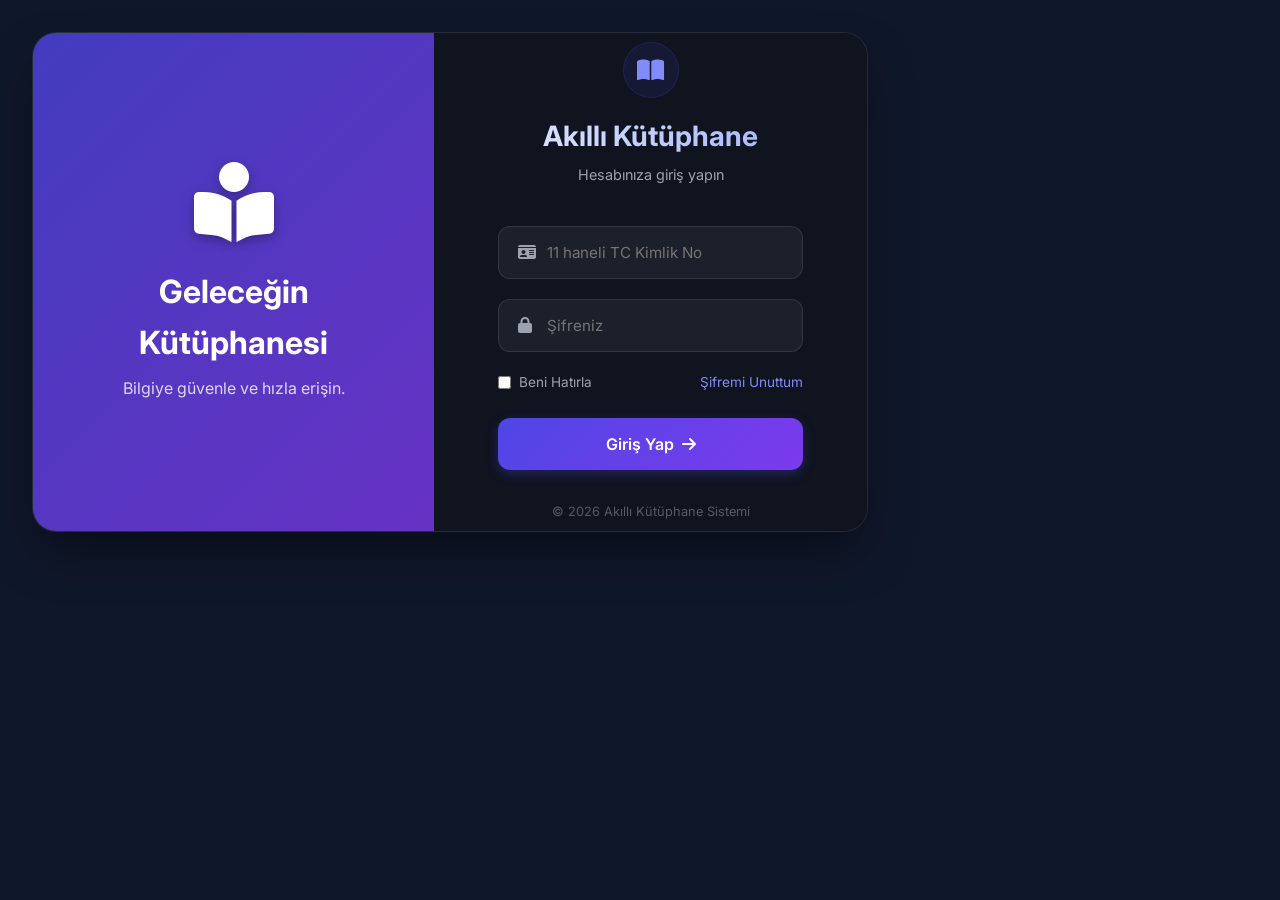
<file: frontend/login.html>
<!DOCTYPE html>
<html lang="tr">
<head>
    <meta charset="UTF-8">
    <meta name="viewport" content="width=device-width, initial-scale=1.0">
    <title>Giriş Yap - Akıllı Kütüphane</title>
    <link href="https://fonts.googleapis.com/css2?family=Inter:wght@400;500;600;700&display=swap" rel="stylesheet">
    <link rel="stylesheet" href="https://cdnjs.cloudflare.com/ajax/libs/font-awesome/6.5.1/css/all.min.css">
    <link rel="stylesheet" href="css/main.css">
    <link rel="stylesheet" href="css/login.css">
</head>
<body>
    <div class="login-wrapper">
        <div class="login-card">
            <div class="login-left">
                <div class="login-illustration">
                    <i class="fas fa-book-reader"></i>
                </div>
                <h2>Geleceğin Kütüphanesi</h2>
                <p>Bilgiye güvenle ve hızla erişin.</p>
            </div>
            <div class="login-right">
                <div class="login-header">
                    <div class="logo-circle">
                        <i class="fas fa-book-open"></i>
                    </div>
                    <h1>Akıllı Kütüphane</h1>
                    <p>Hesabınıza giriş yapın</p>
                </div>
                <form id="loginForm">
                    <div class="form-group">
                        <label for="tcNoInput" class="sr-only">TC Kimlik No</label>
                        <div class="input-icon-wrapper">
                            <i class="fas fa-id-card input-icon" aria-hidden="true"></i>
                            <input type="text" id="tcNoInput" placeholder="11 haneli TC Kimlik No" maxlength="11" aria-required="true" required>
                        </div>
                    </div>
                    <div class="form-group">
                        <label for="passwordInput" class="sr-only">Şifre</label>
                        <div class="input-icon-wrapper">
                            <i class="fas fa-lock input-icon" aria-hidden="true"></i>
                            <input type="password" id="passwordInput" placeholder="Şifreniz" aria-required="true" required>
                        </div>
                    </div>
                    <div class="form-options">
                        <label class="remember-me">
                            <input type="checkbox">
                            <span>Beni Hatırla</span>
                        </label>
                        <a href="#" class="forgot-pwd">Şifremi Unuttum</a>
                    </div>
                    <div id="loginError" class="login-error"></div>
                    <button type="submit" class="btn login-btn">
                        <span>Giriş Yap</span>
                        <i class="fas fa-arrow-right"></i>
                    </button>
                </form>
                <div class="login-footer">
                    &copy; 2026 Akıllı Kütüphane Sistemi
                </div>
            </div>
        </div>
    </div>

    <script type="module">
        import { Auth } from './js/auth.js';

        let failedAttempts = 0;
        let lockTime = 0;

        document.getElementById('loginForm').addEventListener('submit', async (e) => {
            e.preventDefault();
            const tcNo = document.getElementById('tcNoInput').value;
            const password = document.getElementById('passwordInput').value;
            const errorDiv = document.getElementById('loginError');
            const btn = document.querySelector('.login-btn');
            
            if (Date.now() < lockTime) {
                const waitSecs = Math.ceil((lockTime - Date.now()) / 1000);
                errorDiv.style.display = 'block';
                errorDiv.textContent = `Çok fazla hatalı giriş yaptınız. Lütfen ${waitSecs} saniye bekleyin.`;
                return;
            }

            btn.textContent = 'Giriş Yapılıyor...';
            btn.disabled = true;

            const res = await Auth.login(tcNo, password);
            if(res.success) {
                failedAttempts = 0;
                window.location.href = 'index.html';
            } else {
                failedAttempts++;
                if (failedAttempts >= 3) {
                    lockTime = Date.now() + 30000; // 30 saniye kilit
                    failedAttempts = 0; // kilitten sonra tekrar 3 hak
                }
                errorDiv.style.display = 'block';
                errorDiv.textContent = res.message;
                btn.innerHTML = '<span>Giriş Yap</span><i class="fas fa-arrow-right"></i>';
                btn.disabled = false;
            }
        });
    </script>
</body>
</html>
</file>
<file: frontend/css/main.css>
:root {
    
    --bg-primary: #0f172a;
    --bg-secondary: #1e293b;
    --bg-tertiary: #334155;
    --bg-card: #1e293b;
    --bg-card-hover: #334155;
    --bg-glass: #1e293b;
    --bg-glass-hover: #334155;
    --bg-sidebar: #0f172a;
    --bg-input: #334155;
    --bg-input-focus: #475569;

    
    --text-primary: #f8fafc;
    --text-secondary: #cbd5e1;
    --text-tertiary: #94a3b8;
    --text-muted: #64748b;

    
    --accent-primary: #2563eb;
    --accent-primary-light: #3b82f6;
    --accent-primary-dark: #1d4ed8;
    --accent-primary-glow: rgba(37, 99, 235, 0.15);

    --accent-success: #059669;
    --accent-success-light: #10b981;
    --accent-success-glow: rgba(5, 150, 105, 0.15);

    --accent-warning: #d97706;
    --accent-warning-light: #f59e0b;
    --accent-warning-glow: rgba(217, 119, 6, 0.15);

    --accent-danger: #dc2626;
    --accent-danger-light: #ef4444;
    --accent-danger-glow: rgba(220, 38, 38, 0.15);

    --accent-purple: #7c3aed;
    --accent-purple-light: #8b5cf6;
    --accent-purple-glow: rgba(124, 58, 237, 0.15);

    --accent-cyan: #0891b2;
    --accent-cyan-light: #06b6d4;
    --accent-cyan-glow: rgba(8, 145, 178, 0.15);

    
    --border-primary: rgba(255, 255, 255, 0.1);
    --border-secondary: rgba(255, 255, 255, 0.15);
    --border-active: rgba(37, 99, 235, 0.5);

    
    --shadow-sm: none;
    --shadow-md: none;
    --shadow-lg: none;
    --shadow-xl: none;
    --shadow-glow: none;

    
    --sidebar-width: 280px;
    --sidebar-collapsed: 72px;
    --topbar-height: 60px;
    --border-radius-sm: 4px;
    --border-radius-md: 6px;
    --border-radius-lg: 8px;
    --border-radius-xl: 12px;

    
    --transition-fast: 150ms cubic-bezier(0.4, 0, 0.2, 1);
    --transition-base: 250ms cubic-bezier(0.4, 0, 0.2, 1);
    --transition-slow: 400ms cubic-bezier(0.4, 0, 0.2, 1);
    --transition-spring: 500ms cubic-bezier(0.34, 1.56, 0.64, 1);

    
    --font-sans: 'Inter', -apple-system, BlinkMacSystemFont, 'Segoe UI', Roboto, sans-serif;
    --font-mono: 'JetBrains Mono', 'Fira Code', monospace;
}


[data-theme="light"] {
    --bg-primary: #f8fafc;
    --bg-secondary: #ffffff;
    --bg-tertiary: #f1f5f9;
    --bg-card: #ffffff;
    --bg-card-hover: #f8fafc;
    --bg-glass: #f1f5f9;
    --bg-glass-hover: #e2e8f0;
    --bg-sidebar: #ffffff;
    --bg-input: #f1f5f9;
    --bg-input-focus: #e2e8f0;

    --text-primary: #0f172a;
    --text-secondary: #475569;
    --text-tertiary: #94a3b8;
    --text-muted: #cbd5e1;

    --border-primary: rgba(0, 0, 0, 0.06);
    --border-secondary: rgba(0, 0, 0, 0.1);

    --shadow-sm: 0 1px 2px rgba(0, 0, 0, 0.05);
    --shadow-md: 0 4px 12px rgba(0, 0, 0, 0.08);
    --shadow-lg: 0 8px 32px rgba(0, 0, 0, 0.1);
    --shadow-xl: 0 16px 48px rgba(0, 0, 0, 0.12);
}



*, *::before, *::after {
    margin: 0;
    padding: 0;
    box-sizing: border-box;
    animation: none !important;
}

html {
    font-size: 16px;
    scroll-behavior: smooth;
    -webkit-font-smoothing: antialiased;
    -moz-osx-font-smoothing: grayscale;
}

body {
    font-family: var(--font-sans);
    background: var(--bg-primary);
    color: var(--text-primary);
    line-height: 1.6;
    overflow-x: hidden;
    min-height: 100vh;
}



.ambient-bg {
    display: none;
}

.ambient-orb {
    position: absolute;
    border-radius: 50%;
    filter: blur(120px);
    opacity: 0.15;
    animation: orbFloat 20s ease-in-out infinite;
}

.ambient-orb-1 {
    width: 600px;
    height: 600px;
    background: var(--accent-primary);
    top: -200px;
    right: -100px;
    animation-delay: 0s;
}

.ambient-orb-2 {
    width: 500px;
    height: 500px;
    background: var(--accent-purple);
    bottom: -150px;
    left: -100px;
    animation-delay: -7s;
}

.ambient-orb-3 {
    width: 400px;
    height: 400px;
    background: var(--accent-cyan);
    top: 50%;
    left: 50%;
    transform: translate(-50%, -50%);
    animation-delay: -14s;
}

@keyframes orbFloat {
    0%, 100% { transform: translate(0, 0) scale(1); }
    25% { transform: translate(30px, -50px) scale(1.05); }
    50% { transform: translate(-20px, 30px) scale(0.95); }
    75% { transform: translate(40px, 20px) scale(1.02); }
}



::-webkit-scrollbar {
    width: 6px;
    height: 6px;
}

::-webkit-scrollbar-track {
    background: transparent;
}

::-webkit-scrollbar-thumb {
    background: var(--text-muted);
    border-radius: 3px;
}

::-webkit-scrollbar-thumb:hover {
    background: var(--text-tertiary);
}



.sidebar {
    position: fixed;
    top: 0;
    left: 0;
    width: var(--sidebar-width);
    height: 100vh;
    background: var(--bg-sidebar);
    -webkit-backdrop-filter: blur(20px);
    backdrop-filter: blur(20px);
    border-right: 1px solid var(--border-primary);
    z-index: 100;
    display: flex;
    flex-direction: column;
    transition: width var(--transition-base), transform var(--transition-base);
}

.sidebar.collapsed {
    width: var(--sidebar-collapsed);
}

.sidebar.collapsed .logo-text,
.sidebar.collapsed .nav-item span,
.sidebar.collapsed .nav-section-title,
.sidebar.collapsed .nav-badge,
.sidebar.collapsed .user-info,
.sidebar.collapsed .user-menu-btn {
    opacity: 0;
    visibility: hidden;
    width: 0;
}

.sidebar.collapsed .sidebar-header {
    padding: 20px 0;
    justify-content: center;
}

.sidebar.collapsed .logo {
    display: none;
}

.sidebar-header {
    padding: 20px;
    display: flex;
    align-items: center;
    justify-content: space-between;
    border-bottom: 1px solid var(--border-primary);
    min-height: 72px;
}

.logo {
    display: flex;
    align-items: center;
    gap: 12px;
}

.logo-icon {
    width: 40px;
    height: 40px;
    border-radius: var(--border-radius-sm);
    background: linear-gradient(135deg, var(--accent-primary), var(--accent-purple));
    display: flex;
    align-items: center;
    justify-content: center;
    color: white;
    font-size: 18px;
    flex-shrink: 0;
    box-shadow: 0 4px 15px var(--accent-primary-glow);
}

.logo-text {
    display: flex;
    flex-direction: column;
    transition: opacity var(--transition-base), visibility var(--transition-base);
    white-space: nowrap;
}

.logo-title {
    font-size: 18px;
    font-weight: 800;
    background: linear-gradient(135deg, var(--accent-primary-light), var(--accent-purple-light));
    -webkit-background-clip: text;
    -webkit-text-fill-color: transparent;
    background-clip: text;
    letter-spacing: -0.5px;
}

.logo-subtitle {
    font-size: 11px;
    color: var(--text-tertiary);
    font-weight: 500;
    letter-spacing: 0.5px;
}

.sidebar-toggle {
    background: var(--bg-glass);
    border: 1px solid var(--border-primary);
    color: var(--text-secondary);
    width: 32px;
    height: 32px;
    border-radius: var(--border-radius-sm);
    cursor: pointer;
    display: flex;
    align-items: center;
    justify-content: center;
    transition: all var(--transition-fast);
    flex-shrink: 0;
}

.sidebar-toggle:hover {
    background: var(--bg-glass-hover);
    color: var(--text-primary);
}


.sidebar-nav {
    flex: 1;
    overflow-y: auto;
    padding: 16px 12px;
}

.nav-section {
    margin-bottom: 24px;
}

.nav-section-title {
    font-size: 10px;
    font-weight: 700;
    color: var(--text-muted);
    letter-spacing: 1.5px;
    text-transform: uppercase;
    padding: 0 12px;
    margin-bottom: 8px;
    display: block;
    transition: opacity var(--transition-base);
}

.nav-item {
    display: flex;
    align-items: center;
    gap: 12px;
    padding: 10px 12px;
    border-radius: var(--border-radius-sm);
    color: var(--text-secondary);
    text-decoration: none;
    font-size: 14px;
    font-weight: 500;
    transition: all var(--transition-fast);
    position: relative;
    margin-bottom: 2px;
}

.nav-item i {
    width: 20px;
    text-align: center;
    font-size: 16px;
    flex-shrink: 0;
}

.nav-item span {
    transition: opacity var(--transition-base);
    white-space: nowrap;
}

.nav-item:hover {
    background: var(--bg-glass-hover);
    color: var(--text-primary);
}

.nav-item.active {
    background: rgba(37, 99, 235, 0.1);
    color: var(--text-primary);
    font-weight: 600;
}

.nav-item.active::before {
    content: '';
    position: absolute;
    left: 0;
    top: 0;
    width: 4px;
    height: 100%;
    background: var(--accent-primary);
    border-radius: 0 4px 4px 0;
}

.nav-badge {
    margin-left: auto;
    font-size: 11px;
    font-weight: 600;
    padding: 2px 8px;
    border-radius: 12px;
    background: var(--accent-primary);
    color: white;
    transition: opacity var(--transition-base);
}

.nav-badge.warning {
    background: var(--accent-warning);
    color: #000;
}

.nav-badge.ai {
    background: linear-gradient(135deg, var(--accent-cyan), var(--accent-primary));
    animation: aiPulse 2s ease-in-out infinite;
}

@keyframes aiPulse {
    0%, 100% { box-shadow: 0 0 0 0 var(--accent-cyan-glow); }
    50% { box-shadow: 0 0 12px 2px var(--accent-cyan-glow); }
}


.sidebar-footer {
    padding: 16px;
    border-top: 1px solid var(--border-primary);
}

.user-profile {
    display: flex;
    align-items: center;
    gap: 12px;
    padding: 8px;
    border-radius: var(--border-radius-sm);
    transition: background var(--transition-fast);
}

.user-profile:hover {
    background: var(--bg-glass-hover);
}

.user-avatar {
    width: 36px;
    height: 36px;
    border-radius: var(--border-radius-sm);
    background: linear-gradient(135deg, var(--accent-primary), var(--accent-purple));
    display: flex;
    align-items: center;
    justify-content: center;
    color: white;
    font-size: 13px;
    font-weight: 700;
    position: relative;
    flex-shrink: 0;
}

.status-dot {
    position: absolute;
    bottom: -2px;
    right: -2px;
    width: 10px;
    height: 10px;
    border-radius: 50%;
    border: 2px solid var(--bg-sidebar);
}

.status-dot.online {
    background: var(--accent-success);
}

.user-info {
    display: flex;
    flex-direction: column;
    overflow: hidden;
    transition: opacity var(--transition-base);
}

.user-name {
    font-size: 13px;
    font-weight: 600;
    color: var(--text-primary);
    white-space: nowrap;
}

.user-role {
    font-size: 11px;
    color: var(--text-tertiary);
    white-space: nowrap;
}

.user-menu-btn {
    margin-left: auto;
    background: none;
    border: none;
    color: var(--text-tertiary);
    cursor: pointer;
    padding: 4px;
    transition: color var(--transition-fast);
}

.user-menu-btn:hover {
    color: var(--text-primary);
}



.main-content {
    margin-left: var(--sidebar-width);
    min-height: 100vh;
    position: relative;
    z-index: 1;
    transition: margin-left var(--transition-base);
}

.sidebar.collapsed ~ .main-content {
    margin-left: var(--sidebar-collapsed);
}



.topbar {
    position: sticky;
    top: 0;
    height: var(--topbar-height);
    background: rgba(10, 14, 26, 0.8);
    -webkit-backdrop-filter: blur(20px);
    backdrop-filter: blur(20px);
    border-bottom: 1px solid var(--border-primary);
    display: flex;
    align-items: center;
    justify-content: space-between;
    padding: 0 24px;
    z-index: 50;
    gap: 20px;
}

[data-theme="light"] .topbar {
    background: rgba(248, 250, 252, 0.8);
}

.topbar-left {
    display: flex;
    align-items: center;
    gap: 16px;
}

.mobile-menu-btn {
    display: none;
    background: none;
    border: none;
    color: var(--text-secondary);
    font-size: 20px;
    cursor: pointer;
}

.breadcrumb {
    display: flex;
    align-items: center;
    gap: 8px;
    font-size: 14px;
    color: var(--text-tertiary);
}

.breadcrumb-icon {
    color: var(--text-muted);
}

.breadcrumb-separator {
    color: var(--text-muted);
}

.breadcrumb-current {
    color: var(--text-primary);
    font-weight: 600;
}

.topbar-center {
    flex: 1;
    max-width: 560px;
}

.search-container {
    position: relative;
    width: 100%;
}

.search-icon {
    position: absolute;
    left: 16px;
    top: 50%;
    transform: translateY(-50%);
    color: var(--text-muted);
    font-size: 14px;
}

.search-input {
    width: 100%;
    padding: 10px 16px 10px 42px;
    background: var(--bg-input);
    border: 1px solid var(--border-primary);
    border-radius: var(--border-radius-lg);
    color: var(--text-primary);
    font-family: var(--font-sans);
    font-size: 14px;
    outline: none;
    transition: all var(--transition-fast);
}

.search-input::placeholder {
    color: var(--text-muted);
}

.search-input:focus {
    background: var(--bg-input-focus);
    border-color: var(--accent-primary);
    box-shadow: 0 0 0 3px var(--accent-primary-glow);
}

.search-shortcut {
    position: absolute;
    right: 12px;
    top: 50%;
    transform: translateY(-50%);
    display: flex;
    gap: 4px;
}

.search-shortcut kbd {
    font-family: var(--font-sans);
    font-size: 11px;
    padding: 2px 6px;
    border-radius: 4px;
    background: var(--bg-glass);
    border: 1px solid var(--border-secondary);
    color: var(--text-tertiary);
    font-weight: 500;
}

.search-results {
    position: absolute;
    top: calc(100% + 8px);
    left: 0;
    right: 0;
    background: var(--bg-secondary);
    border: 1px solid var(--border-secondary);
    border-radius: var(--border-radius-md);
    box-shadow: var(--shadow-xl);
    display: none;
    max-height: 400px;
    overflow: hidden;
    z-index: 200;
}

.search-results.active {
    display: block;
    animation: slideDown var(--transition-base) ease;
}

@keyframes slideDown {
    from { opacity: 0; transform: translateY(-10px); }
    to { opacity: 1; transform: translateY(0); }
}

.search-results-header {
    display: flex;
    justify-content: space-between;
    padding: 12px 16px;
    border-bottom: 1px solid var(--border-primary);
    font-size: 12px;
    color: var(--text-tertiary);
    font-weight: 600;
}

.search-results-body {
    padding: 8px;
    overflow-y: auto;
    max-height: 350px;
}

.search-result-item {
    display: flex;
    align-items: center;
    gap: 12px;
    padding: 10px 12px;
    border-radius: var(--border-radius-sm);
    cursor: pointer;
    transition: background var(--transition-fast);
}

.search-result-item:hover {
    background: var(--bg-glass-hover);
}

.search-result-icon {
    width: 36px;
    height: 36px;
    border-radius: var(--border-radius-sm);
    display: flex;
    align-items: center;
    justify-content: center;
    font-size: 14px;
    flex-shrink: 0;
}

.search-result-icon.book { background: rgba(99, 102, 241, 0.15); color: var(--accent-primary-light); }
.search-result-icon.digital { background: rgba(168, 85, 247, 0.15); color: var(--accent-purple-light); }
.search-result-icon.member { background: rgba(16, 185, 129, 0.15); color: var(--accent-success-light); }

.search-result-info {
    flex: 1;
    min-width: 0;
}

.search-result-title {
    font-size: 13px;
    font-weight: 600;
    color: var(--text-primary);
    white-space: nowrap;
    overflow: hidden;
    text-overflow: ellipsis;
}

.search-result-meta {
    font-size: 12px;
    color: var(--text-tertiary);
}

.topbar-right {
    display: flex;
    align-items: center;
    gap: 8px;
}

.topbar-btn {
    width: 40px;
    height: 40px;
    border-radius: var(--border-radius-sm);
    background: var(--bg-glass);
    border: 1px solid var(--border-primary);
    color: var(--text-secondary);
    cursor: pointer;
    display: flex;
    align-items: center;
    justify-content: center;
    font-size: 16px;
    transition: all var(--transition-fast);
    position: relative;
}

.topbar-btn:hover {
    background: var(--bg-glass-hover);
    color: var(--text-primary);
    border-color: var(--border-secondary);
}

.notification-dot {
    position: absolute;
    top: 8px;
    right: 8px;
    width: 8px;
    height: 8px;
    border-radius: 50%;
    background: var(--accent-danger);
    animation: pulse 2s ease infinite;
}

@keyframes pulse {
    0%, 100% { transform: scale(1); opacity: 1; }
    50% { transform: scale(1.2); opacity: 0.7; }
}



.page {
    display: none;
    padding: 28px;
    animation: fadeIn var(--transition-base) ease;
}

.page.active {
    display: block;
}

@keyframes fadeIn {
    from { opacity: 0; transform: translateY(10px); }
    to { opacity: 1; transform: translateY(0); }
}



.welcome-banner {
    background: var(--bg-card);
    border: 1px solid var(--border-primary);
    border-radius: var(--border-radius-lg);
    padding: 32px 36px;
    display: flex;
    align-items: center;
    justify-content: space-between;
    margin-bottom: 28px;
    position: relative;
    overflow: hidden;
}

.welcome-banner::before {
    display: none;
}

.welcome-content {
    z-index: 1;
}

.welcome-text h1 {
    font-size: 26px;
    font-weight: 800;
    margin-bottom: 8px;
    letter-spacing: -0.5px;
}

.welcome-text p {
    font-size: 15px;
    color: var(--text-secondary);
    line-height: 1.5;
}

.welcome-text p strong {
    color: var(--accent-primary-light);
}

.welcome-actions {
    display: flex;
    gap: 12px;
    margin-top: 20px;
}

.welcome-illustration {
    display: none;
}

.floating-books {
    position: relative;
    width: 100%;
    height: 100%;
}

.floating-book {
    position: absolute;
    width: 48px;
    height: 48px;
    border-radius: var(--border-radius-md);
    display: flex;
    align-items: center;
    justify-content: center;
    font-size: 20px;
    animation: float 4s ease-in-out infinite;
    -webkit-backdrop-filter: blur(10px);
    backdrop-filter: blur(10px);
}

.fb-1 {
    top: 10px; left: 20px;
    background: rgba(99, 102, 241, 0.2);
    color: var(--accent-primary-light);
    animation-delay: 0s;
}

.fb-2 {
    top: 5px; right: 30px;
    background: rgba(168, 85, 247, 0.2);
    color: var(--accent-purple-light);
    animation-delay: -1s;
}

.fb-3 {
    bottom: 10px; left: 50px;
    background: rgba(6, 182, 212, 0.2);
    color: var(--accent-cyan-light);
    animation-delay: -2s;
}

.fb-4 {
    bottom: 15px; right: 10px;
    background: rgba(245, 158, 11, 0.2);
    color: var(--accent-warning-light);
    animation-delay: -3s;
}

@keyframes float {
    0%, 100% { transform: translateY(0); }
    50% { transform: translateY(-12px); }
}



.btn {
    display: inline-flex;
    align-items: center;
    gap: 8px;
    padding: 10px 20px;
    border-radius: var(--border-radius-sm);
    font-family: var(--font-sans);
    font-size: 14px;
    font-weight: 600;
    cursor: pointer;
    transition: all var(--transition-fast);
    border: none;
    outline: none;
    white-space: nowrap;
}

.btn-primary {
    background: linear-gradient(135deg, var(--accent-primary), var(--accent-primary-dark));
    color: white;
    box-shadow: 0 4px 15px var(--accent-primary-glow);
}

.btn-primary:hover {
    transform: translateY(-1px);
    box-shadow: 0 6px 20px var(--accent-primary-glow);
}

.btn-primary:active {
    transform: translateY(0);
}

.btn-glass {
    background: var(--bg-glass);
    color: var(--text-primary);
    border: 1px solid var(--border-secondary);
    -webkit-backdrop-filter: blur(10px);
    backdrop-filter: blur(10px);
}

.btn-glass:hover {
    background: var(--bg-glass-hover);
    border-color: var(--accent-primary);
}

.btn-ghost {
    background: transparent;
    color: var(--text-secondary);
    border: 1px solid var(--border-primary);
}

.btn-ghost:hover {
    background: var(--bg-glass);
    color: var(--text-primary);
}



.stats-grid {
    display: grid;
    grid-template-columns: repeat(4, 1fr);
    gap: 20px;
    margin-bottom: 28px;
}

.stat-card {
    background: var(--bg-card);
    border: 1px solid var(--border-primary);
    border-radius: var(--border-radius-lg);
    padding: 24px;
    position: relative;
    overflow: hidden;
    transition: all var(--transition-base);
    -webkit-backdrop-filter: blur(10px);
    backdrop-filter: blur(10px);
}

.stat-card:hover {
    transform: translateY(-3px);
    box-shadow: var(--shadow-lg);
    border-color: var(--border-secondary);
}

.stat-card-bg {
    display: none;
}

.stat-card:hover .stat-card-bg {
    display: none;
}

.stat-card-books .stat-card-bg { display: none; }
.stat-card-digital .stat-card-bg { display: none; }
.stat-card-members .stat-card-bg { display: none; }
.stat-card-borrows .stat-card-bg { display: none; }

.stat-icon {
    width: 44px;
    height: 44px;
    border-radius: var(--border-radius-sm);
    display: flex;
    align-items: center;
    justify-content: center;
    font-size: 18px;
    margin-bottom: 16px;
}

.stat-card-books .stat-icon { background: rgba(99, 102, 241, 0.15); color: var(--accent-primary-light); }
.stat-card-digital .stat-icon { background: rgba(168, 85, 247, 0.15); color: var(--accent-purple-light); }
.stat-card-members .stat-icon { background: rgba(16, 185, 129, 0.15); color: var(--accent-success-light); }
.stat-card-borrows .stat-icon { background: rgba(245, 158, 11, 0.15); color: var(--accent-warning-light); }

.stat-label {
    font-size: 13px;
    color: var(--text-tertiary);
    font-weight: 500;
    display: block;
    margin-bottom: 4px;
}

.stat-value {
    font-size: 32px;
    font-weight: 800;
    letter-spacing: -1px;
    display: block;
    margin-bottom: 8px;
    background: linear-gradient(135deg, var(--text-primary), var(--text-secondary));
    -webkit-background-clip: text;
    -webkit-text-fill-color: transparent;
    background-clip: text;
}

.stat-change {
    font-size: 12px;
    font-weight: 600;
    display: flex;
    align-items: center;
    gap: 4px;
}

.stat-change.positive {
    color: var(--accent-success);
}

.stat-change.warning {
    color: var(--accent-warning);
}

.stat-chart {
    position: absolute;
    bottom: 0;
    right: 0;
    width: 100px;
    height: 40px;
    opacity: 0.3;
}

.stat-card:hover .stat-chart {
    opacity: 0.5;
}

.sparkline {
    width: 100%;
    height: 100%;
}

.stat-card-books .sparkline { color: var(--accent-primary); }
.stat-card-digital .sparkline { color: var(--accent-purple); }
.stat-card-members .sparkline { color: var(--accent-success); }
.stat-card-borrows .sparkline { color: var(--accent-warning); }



.dashboard-grid {
    display: grid;
    grid-template-columns: 2fr 1fr;
    gap: 20px;
}



.card {
    background: var(--bg-card);
    border: 1px solid var(--border-primary);
    border-radius: var(--border-radius-lg);
    overflow: hidden;
    -webkit-backdrop-filter: blur(10px);
    backdrop-filter: blur(10px);
    transition: border-color var(--transition-base);
}

.card:hover {
    border-color: var(--border-secondary);
}

.card-header {
    display: flex;
    align-items: center;
    justify-content: space-between;
    padding: 20px 24px;
    border-bottom: 1px solid var(--border-primary);
}

.card-title h2 {
    font-size: 16px;
    font-weight: 700;
    letter-spacing: -0.3px;
}

.card-subtitle {
    font-size: 12px;
    color: var(--text-tertiary);
    font-weight: 500;
    display: block;
    margin-top: 2px;
}

.card-body {
    padding: 20px 24px;
}

.view-all-link {
    font-size: 13px;
    color: var(--accent-primary-light);
    text-decoration: none;
    font-weight: 600;
    display: flex;
    align-items: center;
    gap: 6px;
    transition: color var(--transition-fast);
}

.view-all-link:hover {
    color: var(--accent-primary);
}

.view-all-link i {
    font-size: 11px;
    transition: transform var(--transition-fast);
}

.view-all-link:hover i {
    transform: translateX(3px);
}



.chart-container {
    height: 220px;
    position: relative;
}

.chart-container canvas {
    width: 100% !important;
    height: 100% !important;
}

.chart-period-selector {
    display: flex;
    gap: 4px;
    background: var(--bg-glass);
    border-radius: var(--border-radius-sm);
    padding: 3px;
}

.period-btn {
    padding: 5px 14px;
    border-radius: 6px;
    border: none;
    background: transparent;
    color: var(--text-tertiary);
    font-family: var(--font-sans);
    font-size: 12px;
    font-weight: 600;
    cursor: pointer;
    transition: all var(--transition-fast);
}

.period-btn.active {
    background: var(--accent-primary);
    color: white;
    box-shadow: 0 2px 8px var(--accent-primary-glow);
}

.period-btn:hover:not(.active) {
    color: var(--text-primary);
}

.chart-legend {
    display: flex;
    gap: 20px;
    margin-top: 16px;
    padding-top: 16px;
    border-top: 1px solid var(--border-primary);
}

.legend-item {
    display: flex;
    align-items: center;
    gap: 8px;
    font-size: 12px;
    color: var(--text-secondary);
    font-weight: 500;
}

.legend-dot {
    width: 8px;
    height: 8px;
    border-radius: 50%;
}



.donut-container {
    position: relative;
    width: 180px;
    height: 180px;
    margin: 0 auto 20px;
}

.donut-svg {
    width: 100%;
    height: 100%;
    transform: rotate(-90deg);
}

.donut-center {
    position: absolute;
    top: 50%;
    left: 50%;
    transform: translate(-50%, -50%);
    text-align: center;
}

.donut-total {
    font-size: 22px;
    font-weight: 800;
    color: var(--text-primary);
    display: block;
    letter-spacing: -0.5px;
}

.donut-label {
    font-size: 11px;
    color: var(--text-tertiary);
    font-weight: 500;
}

.category-list {
    display: flex;
    flex-direction: column;
    gap: 8px;
}

.category-item {
    display: flex;
    align-items: center;
    gap: 12px;
    padding: 8px 12px;
    border-radius: var(--border-radius-sm);
    transition: background var(--transition-fast);
}

.category-item:hover {
    background: var(--bg-glass-hover);
}

.category-dot {
    width: 10px;
    height: 10px;
    border-radius: 3px;
    flex-shrink: 0;
}

.category-name {
    flex: 1;
    font-size: 13px;
    font-weight: 500;
    color: var(--text-primary);
}

.category-count {
    font-size: 13px;
    font-weight: 700;
    color: var(--text-primary);
}

.category-percent {
    font-size: 12px;
    color: var(--text-tertiary);
    min-width: 40px;
    text-align: right;
}



.book-list {
    display: flex;
    flex-direction: column;
    gap: 12px;
}

.book-list-item {
    display: flex;
    align-items: center;
    gap: 14px;
    padding: 12px;
    border-radius: var(--border-radius-sm);
    transition: background var(--transition-fast);
    cursor: pointer;
}

.book-list-item:hover {
    background: var(--bg-glass-hover);
}

.book-cover-small {
    width: 42px;
    height: 58px;
    border-radius: 6px;
    flex-shrink: 0;
    display: flex;
    align-items: center;
    justify-content: center;
    font-size: 16px;
    color: white;
    font-weight: 700;
}

.book-list-info {
    flex: 1;
    min-width: 0;
}

.book-list-title {
    font-size: 14px;
    font-weight: 600;
    color: var(--text-primary);
    white-space: nowrap;
    overflow: hidden;
    text-overflow: ellipsis;
    display: block;
}

.book-list-author {
    font-size: 12px;
    color: var(--text-tertiary);
    display: block;
    margin-top: 2px;
}

.book-list-meta {
    display: flex;
    align-items: center;
    gap: 8px;
    margin-top: 4px;
}

.book-tag {
    font-size: 10px;
    font-weight: 600;
    padding: 2px 8px;
    border-radius: 4px;
    background: rgba(99, 102, 241, 0.15);
    color: var(--accent-primary-light);
}

.book-date {
    font-size: 11px;
    color: var(--text-muted);
}

.book-status {
    padding: 4px 10px;
    border-radius: 6px;
    font-size: 11px;
    font-weight: 600;
    flex-shrink: 0;
}

.book-status.available {
    background: rgba(16, 185, 129, 0.15);
    color: var(--accent-success);
}

.book-status.borrowed {
    background: rgba(245, 158, 11, 0.15);
    color: var(--accent-warning);
}

.book-status.reserved {
    background: rgba(168, 85, 247, 0.15);
    color: var(--accent-purple);
}



.storage-overview {
    margin-bottom: 24px;
}

.storage-bar-container {
    width: 100%;
}

.storage-bar {
    width: 100%;
    height: 12px;
    border-radius: 6px;
    background: var(--bg-glass);
    display: flex;
    overflow: hidden;
    margin-bottom: 8px;
}

.storage-segment {
    height: 100%;
    transition: width var(--transition-slow);
    position: relative;
}

.storage-segment:first-child {
    border-radius: 6px 0 0 6px;
}

.storage-segment:last-child {
    border-radius: 0 6px 6px 0;
}

.storage-info {
    display: flex;
    justify-content: space-between;
    font-size: 12px;
    color: var(--text-tertiary);
    font-weight: 500;
}

.asset-type-grid {
    display: flex;
    flex-direction: column;
    gap: 10px;
}

.asset-type-item {
    display: flex;
    align-items: center;
    gap: 14px;
    padding: 12px;
    border-radius: var(--border-radius-sm);
    transition: background var(--transition-fast);
    cursor: pointer;
}

.asset-type-item:hover {
    background: var(--bg-glass-hover);
}

.asset-type-icon {
    width: 40px;
    height: 40px;
    border-radius: var(--border-radius-sm);
    display: flex;
    align-items: center;
    justify-content: center;
    font-size: 16px;
    flex-shrink: 0;
}

.asset-type-icon.epub { background: rgba(99, 102, 241, 0.15); color: var(--accent-primary-light); }
.asset-type-icon.audio { background: rgba(168, 85, 247, 0.15); color: var(--accent-purple-light); }
.asset-type-icon.document { background: rgba(16, 185, 129, 0.15); color: var(--accent-success-light); }
.asset-type-icon.image { background: rgba(245, 158, 11, 0.15); color: var(--accent-warning-light); }

.asset-type-info {
    flex: 1;
}

.asset-type-name {
    font-size: 14px;
    font-weight: 600;
    color: var(--text-primary);
    display: block;
}

.asset-type-count {
    font-size: 12px;
    color: var(--text-tertiary);
}

.asset-type-size {
    font-size: 13px;
    font-weight: 600;
    color: var(--text-secondary);
    font-family: var(--font-mono);
}



.timeline {
    position: relative;
    padding-left: 24px;
}

.timeline::before {
    content: '';
    position: absolute;
    left: 7px;
    top: 0;
    bottom: 0;
    width: 2px;
    background: var(--border-primary);
}

.timeline-item {
    position: relative;
    padding-bottom: 20px;
    padding-left: 20px;
}

.timeline-item:last-child {
    padding-bottom: 0;
}

.timeline-dot {
    position: absolute;
    left: -20px;
    top: 4px;
    width: 16px;
    height: 16px;
    border-radius: 50%;
    border: 3px solid var(--bg-secondary);
    z-index: 1;
}

.timeline-dot.borrow { background: var(--accent-primary); }
.timeline-dot.return { background: var(--accent-success); }
.timeline-dot.new { background: var(--accent-cyan); }
.timeline-dot.upload { background: var(--accent-purple); }
.timeline-dot.overdue { background: var(--accent-danger); }

.timeline-content {
    background: var(--bg-glass);
    border: 1px solid var(--border-primary);
    border-radius: var(--border-radius-sm);
    padding: 12px 16px;
    transition: background var(--transition-fast);
}

.timeline-content:hover {
    background: var(--bg-glass-hover);
}

.timeline-header {
    display: flex;
    justify-content: space-between;
    align-items: center;
    margin-bottom: 4px;
}

.timeline-action {
    font-size: 11px;
    font-weight: 700;
    text-transform: uppercase;
    letter-spacing: 0.5px;
    color: var(--accent-primary-light);
}

.timeline-time {
    font-size: 12px;
    color: var(--text-muted);
    font-family: var(--font-mono);
}

.timeline-content p {
    font-size: 13px;
    color: var(--text-primary);
    margin-bottom: 4px;
}

.timeline-user {
    font-size: 12px;
    color: var(--text-tertiary);
    display: flex;
    align-items: center;
    gap: 6px;
}



.popular-list {
    display: flex;
    flex-direction: column;
    gap: 12px;
}

.popular-item {
    display: flex;
    align-items: center;
    gap: 14px;
    padding: 10px 12px;
    border-radius: var(--border-radius-sm);
    transition: background var(--transition-fast);
    cursor: pointer;
}

.popular-item:hover {
    background: var(--bg-glass-hover);
}

.popular-rank {
    width: 28px;
    height: 28px;
    border-radius: 50%;
    display: flex;
    align-items: center;
    justify-content: center;
    font-size: 12px;
    font-weight: 800;
    flex-shrink: 0;
}

.popular-rank.gold { background: linear-gradient(135deg, #fbbf24, #f59e0b); color: #000; }
.popular-rank.silver { background: linear-gradient(135deg, #94a3b8, #64748b); color: #fff; }
.popular-rank.bronze { background: linear-gradient(135deg, #d97706, #92400e); color: #fff; }
.popular-rank.default { background: var(--bg-glass); color: var(--text-tertiary); border: 1px solid var(--border-primary); }

.popular-info {
    flex: 1;
    min-width: 0;
}

.popular-title {
    font-size: 13px;
    font-weight: 600;
    color: var(--text-primary);
    white-space: nowrap;
    overflow: hidden;
    text-overflow: ellipsis;
    display: block;
}

.popular-author {
    font-size: 12px;
    color: var(--text-tertiary);
}

.popular-count {
    font-size: 12px;
    font-weight: 600;
    color: var(--text-secondary);
    display: flex;
    align-items: center;
    gap: 4px;
}

.popular-count i {
    color: var(--accent-primary-light);
    font-size: 10px;
}



.page-header {
    display: flex;
    align-items: center;
    justify-content: space-between;
    margin-bottom: 24px;
    flex-wrap: wrap;
    gap: 16px;
}

.page-header h1 {
    font-size: 28px;
    font-weight: 800;
    letter-spacing: -0.5px;
}

.page-header p {
    font-size: 14px;
    color: var(--text-secondary);
    margin-top: 4px;
}

.page-header-actions {
    display: flex;
    gap: 12px;
}

.catalog-filters {
    display: none;
    gap: 16px;
    flex-wrap: wrap;
    margin-bottom: 20px;
    padding: 20px;
    background: var(--bg-card);
    border: 1px solid var(--border-primary);
    border-radius: var(--border-radius-lg);
    -webkit-backdrop-filter: blur(10px);
    backdrop-filter: blur(10px);
}

.filter-group {
    display: flex;
    flex-direction: column;
    gap: 6px;
    flex: 1;
    min-width: 160px;
}

.filter-label {
    font-size: 12px;
    font-weight: 600;
    color: var(--text-tertiary);
    text-transform: uppercase;
    letter-spacing: 0.5px;
}

.filter-select {
    padding: 10px 14px;
    background: var(--bg-input);
    border: 1px solid var(--border-primary);
    border-radius: var(--border-radius-sm);
    color: var(--text-primary);
    font-family: var(--font-sans);
    font-size: 14px;
    outline: none;
    cursor: pointer;
    transition: all var(--transition-fast);
    appearance: none;
    background-image: url("data:image/svg+xml,%3Csvg xmlns='http://www.w3.org/2000/svg' width='12' height='12' viewBox='0 0 24 24' fill='none' stroke='%2394a3b8' stroke-width='2'%3E%3Cpolyline points='6 9 12 15 18 9'/%3E%3C/svg%3E");
    background-repeat: no-repeat;
    background-position: right 12px center;
    padding-right: 36px;
}

.filter-select:focus {
    border-color: var(--accent-primary);
    box-shadow: 0 0 0 3px var(--accent-primary-glow);
}

.filter-select option {
    background: var(--bg-secondary);
    color: var(--text-primary);
}

.catalog-toolbar {
    display: flex;
    justify-content: space-between;
    align-items: center;
    margin-bottom: 20px;
}

.catalog-count {
    font-size: 14px;
    color: var(--text-secondary);
    font-weight: 500;
}

.view-toggle {
    display: flex;
    gap: 4px;
    background: var(--bg-glass);
    border-radius: var(--border-radius-sm);
    padding: 3px;
}

.view-btn {
    padding: 6px 12px;
    border: none;
    border-radius: 6px;
    background: transparent;
    color: var(--text-tertiary);
    cursor: pointer;
    transition: all var(--transition-fast);
    font-size: 14px;
}

.view-btn.active {
    background: var(--accent-primary);
    color: white;
}


.book-grid {
    display: grid;
    grid-template-columns: repeat(auto-fill, minmax(220px, 1fr));
    gap: 20px;
    margin-bottom: 28px;
}

.book-card {
    background: var(--bg-card);
    border: 1px solid var(--border-primary);
    border-radius: var(--border-radius-lg);
    overflow: hidden;
    transition: all var(--transition-base);
    cursor: pointer;
    -webkit-backdrop-filter: blur(10px);
    backdrop-filter: blur(10px);
}

.book-card:hover {
    transform: translateY(-4px);
    box-shadow: var(--shadow-lg);
    border-color: var(--border-secondary);
}

.book-card-cover {
    width: 100%;
    height: 180px;
    display: flex;
    align-items: center;
    justify-content: center;
    position: relative;
    overflow: hidden;
}

.book-card-cover i {
    font-size: 48px;
    opacity: 0.3;
    color: white;
}

.book-card-cover::after {
    content: '';
    position: absolute;
    bottom: 0;
    left: 0;
    right: 0;
    height: 40px;
    background: linear-gradient(transparent, rgba(0,0,0,0.3));
}

.book-card-status {
    position: absolute;
    top: 12px;
    right: 12px;
    padding: 4px 10px;
    border-radius: 6px;
    font-size: 10px;
    font-weight: 700;
    text-transform: uppercase;
    letter-spacing: 0.5px;
    -webkit-backdrop-filter: blur(8px);
    backdrop-filter: blur(8px);
}

.book-card-status.available {
    background: rgba(16, 185, 129, 0.2);
    color: var(--accent-success-light);
    border: 1px solid rgba(16, 185, 129, 0.3);
}

.book-card-status.borrowed {
    background: rgba(245, 158, 11, 0.2);
    color: var(--accent-warning-light);
    border: 1px solid rgba(245, 158, 11, 0.3);
}

.book-card-status.reserved {
    background: rgba(168, 85, 247, 0.2);
    color: var(--accent-purple-light);
    border: 1px solid rgba(168, 85, 247, 0.3);
}

.book-card-body {
    padding: 16px;
}

.book-card-title {
    font-size: 14px;
    font-weight: 700;
    margin-bottom: 4px;
    white-space: nowrap;
    overflow: hidden;
    text-overflow: ellipsis;
}

.book-card-author {
    font-size: 12px;
    color: var(--text-tertiary);
    margin-bottom: 12px;
}

.book-card-footer {
    display: flex;
    justify-content: space-between;
    align-items: center;
}

.book-card-category {
    font-size: 10px;
    font-weight: 600;
    padding: 3px 8px;
    border-radius: 4px;
    background: rgba(99, 102, 241, 0.15);
    color: var(--accent-primary-light);
}

.book-card-year {
    font-size: 12px;
    color: var(--text-muted);
    font-family: var(--font-mono);
}


.pagination {
    display: flex;
    justify-content: center;
    align-items: center;
    gap: 6px;
}

.pagination-btn {
    width: 38px;
    height: 38px;
    border-radius: var(--border-radius-sm);
    border: 1px solid var(--border-primary);
    background: var(--bg-glass);
    color: var(--text-secondary);
    font-family: var(--font-sans);
    font-size: 14px;
    font-weight: 600;
    cursor: pointer;
    display: flex;
    align-items: center;
    justify-content: center;
    transition: all var(--transition-fast);
}

.pagination-btn:hover:not(:disabled) {
    background: var(--bg-glass-hover);
    border-color: var(--accent-primary);
    color: var(--text-primary);
}

.pagination-btn.active {
    background: var(--accent-primary);
    color: white;
    border-color: var(--accent-primary);
}

.pagination-btn:disabled {
    opacity: 0.3;
    cursor: not-allowed;
}

.pagination-dots {
    color: var(--text-muted);
    font-size: 14px;
}



.asset-tabs {
    display: flex;
    gap: 8px;
    margin-bottom: 24px;
    flex-wrap: wrap;
}

.asset-tab {
    display: flex;
    align-items: center;
    gap: 8px;
    padding: 10px 18px;
    border-radius: var(--border-radius-sm);
    background: var(--bg-glass);
    border: 1px solid var(--border-primary);
    color: var(--text-secondary);
    font-family: var(--font-sans);
    font-size: 13px;
    font-weight: 600;
    cursor: pointer;
    transition: all var(--transition-fast);
}

.asset-tab:hover {
    background: var(--bg-glass-hover);
    border-color: var(--border-secondary);
}

.asset-tab.active {
    background: rgba(99, 102, 241, 0.15);
    border-color: rgba(99, 102, 241, 0.3);
    color: var(--accent-primary-light);
}

.tab-count {
    font-size: 11px;
    padding: 2px 7px;
    border-radius: 10px;
    background: var(--bg-glass);
    color: var(--text-tertiary);
}

.asset-tab.active .tab-count {
    background: rgba(99, 102, 241, 0.2);
    color: var(--accent-primary-light);
}

.asset-grid {
    display: grid;
    grid-template-columns: repeat(auto-fill, minmax(200px, 1fr));
    gap: 16px;
}

.asset-card {
    background: var(--bg-card);
    border: 1px solid var(--border-primary);
    border-radius: var(--border-radius-md);
    padding: 20px;
    display: flex;
    flex-direction: column;
    align-items: center;
    gap: 12px;
    transition: all var(--transition-base);
    cursor: pointer;
    text-align: center;
}

.asset-card:hover {
    transform: translateY(-3px);
    box-shadow: var(--shadow-lg);
    border-color: var(--border-secondary);
}

.asset-card-icon {
    width: 56px;
    height: 56px;
    border-radius: var(--border-radius-md);
    display: flex;
    align-items: center;
    justify-content: center;
    font-size: 24px;
}

.asset-card-icon.epub { background: rgba(99, 102, 241, 0.15); color: var(--accent-primary-light); }
.asset-card-icon.pdf { background: rgba(239, 68, 68, 0.15); color: var(--accent-danger-light); }
.asset-card-icon.audio { background: rgba(168, 85, 247, 0.15); color: var(--accent-purple-light); }
.asset-card-icon.image { background: rgba(245, 158, 11, 0.15); color: var(--accent-warning-light); }
.asset-card-icon.doc { background: rgba(6, 182, 212, 0.15); color: var(--accent-cyan-light); }
.asset-card-icon.folder { background: rgba(16, 185, 129, 0.15); color: var(--accent-success-light); }

.asset-card-name {
    font-size: 13px;
    font-weight: 600;
    color: var(--text-primary);
    white-space: nowrap;
    overflow: hidden;
    text-overflow: ellipsis;
    width: 100%;
}

.asset-card-meta {
    font-size: 11px;
    color: var(--text-tertiary);
}



.members-table-container {
    background: var(--bg-card);
    border: 1px solid var(--border-primary);
    border-radius: var(--border-radius-lg);
    overflow: hidden;
    -webkit-backdrop-filter: blur(10px);
    backdrop-filter: blur(10px);
}

.members-table {
    width: 100%;
    border-collapse: collapse;
}

.members-table thead {
    background: var(--bg-glass);
}

.members-table th {
    padding: 14px 20px;
    text-align: left;
    font-size: 12px;
    font-weight: 700;
    color: var(--text-tertiary);
    text-transform: uppercase;
    letter-spacing: 0.5px;
    border-bottom: 1px solid var(--border-primary);
}

.members-table td {
    padding: 14px 20px;
    font-size: 14px;
    color: var(--text-primary);
    border-bottom: 1px solid var(--border-primary);
}

.members-table tbody tr {
    transition: background var(--transition-fast);
}

.members-table tbody tr:hover {
    background: var(--bg-glass-hover);
}

.member-cell {
    display: flex;
    align-items: center;
    gap: 12px;
}

.member-avatar {
    width: 36px;
    height: 36px;
    border-radius: 50%;
    display: flex;
    align-items: center;
    justify-content: center;
    font-size: 13px;
    font-weight: 700;
    color: white;
    flex-shrink: 0;
}

.member-name {
    font-weight: 600;
    display: block;
}

.member-email {
    font-size: 12px;
    color: var(--text-tertiary);
}

.member-id {
    font-family: var(--font-mono);
    font-size: 13px;
    color: var(--text-secondary);
}

.member-status {
    padding: 4px 12px;
    border-radius: 6px;
    font-size: 12px;
    font-weight: 600;
    display: inline-block;
}

.member-status.active {
    background: rgba(16, 185, 129, 0.15);
    color: var(--accent-success);
}

.member-status.inactive {
    background: rgba(100, 116, 139, 0.15);
    color: var(--text-tertiary);
}

.member-status.suspended {
    background: rgba(239, 68, 68, 0.15);
    color: var(--accent-danger);
}

.member-actions {
    display: flex;
    gap: 8px;
}

.member-action-btn {
    width: 32px;
    height: 32px;
    border-radius: 6px;
    border: 1px solid var(--border-primary);
    background: var(--bg-glass);
    color: var(--text-tertiary);
    cursor: pointer;
    display: flex;
    align-items: center;
    justify-content: center;
    font-size: 13px;
    transition: all var(--transition-fast);
}

.member-action-btn:hover {
    background: var(--bg-glass-hover);
    color: var(--text-primary);
    border-color: var(--border-secondary);
}



.empty-state {
    text-align: center;
    padding: 80px 40px;
}

.empty-state-icon {
    width: 80px;
    height: 80px;
    border-radius: 50%;
    background: var(--bg-glass);
    border: 1px solid var(--border-primary);
    display: flex;
    align-items: center;
    justify-content: center;
    font-size: 32px;
    color: var(--text-muted);
    margin: 0 auto 24px;
}

.empty-state h3 {
    font-size: 20px;
    font-weight: 700;
    margin-bottom: 8px;
}

.empty-state p {
    font-size: 14px;
    color: var(--text-secondary);
    max-width: 400px;
    margin: 0 auto;
}



.ai-assistant-container {
    background: var(--bg-card);
    border: 1px solid var(--border-primary);
    border-radius: var(--border-radius-lg);
    overflow: hidden;
    height: calc(100vh - var(--topbar-height) - 160px);
    display: flex;
    flex-direction: column;
}

.ai-chat-window {
    flex: 1;
    padding: 24px;
    overflow-y: auto;
    display: flex;
    flex-direction: column;
    gap: 16px;
}

.ai-message {
    display: flex;
    gap: 12px;
    max-width: 80%;
}

.ai-message.ai-bot {
    align-self: flex-start;
}

.ai-message.ai-user {
    align-self: flex-end;
    flex-direction: row-reverse;
}

.ai-avatar {
    width: 36px;
    height: 36px;
    border-radius: var(--border-radius-sm);
    display: flex;
    align-items: center;
    justify-content: center;
    font-size: 16px;
    flex-shrink: 0;
}

.ai-bot .ai-avatar {
    background: linear-gradient(135deg, var(--accent-cyan), var(--accent-primary));
    color: white;
}

.ai-user .ai-avatar {
    background: var(--accent-primary);
    color: white;
}

.ai-bubble {
    padding: 14px 18px;
    border-radius: var(--border-radius-md);
    font-size: 14px;
    line-height: 1.6;
}

.ai-bot .ai-bubble {
    background: var(--bg-glass);
    border: 1px solid var(--border-primary);
    color: var(--text-primary);
}

.ai-user .ai-bubble {
    background: linear-gradient(135deg, var(--accent-primary), var(--accent-primary-dark));
    color: white;
}

.ai-bubble ul {
    list-style: none;
    margin-top: 8px;
}

.ai-bubble li {
    padding: 4px 0;
}

.ai-input-container {
    padding: 16px 24px 24px;
    border-top: 1px solid var(--border-primary);
}

.ai-suggestions {
    display: flex;
    gap: 8px;
    margin-bottom: 12px;
    flex-wrap: wrap;
}

.ai-suggestion-chip {
    padding: 6px 14px;
    border-radius: 20px;
    background: var(--bg-glass);
    border: 1px solid var(--border-secondary);
    color: var(--text-secondary);
    font-family: var(--font-sans);
    font-size: 12px;
    font-weight: 500;
    cursor: pointer;
    transition: all var(--transition-fast);
}

.ai-suggestion-chip:hover {
    background: rgba(99, 102, 241, 0.15);
    border-color: var(--accent-primary);
    color: var(--accent-primary-light);
}

.ai-input-wrapper {
    display: flex;
    gap: 10px;
}

.ai-input {
    flex: 1;
    padding: 12px 18px;
    background: var(--bg-input);
    border: 1px solid var(--border-primary);
    border-radius: var(--border-radius-lg);
    color: var(--text-primary);
    font-family: var(--font-sans);
    font-size: 14px;
    outline: none;
    transition: all var(--transition-fast);
}

.ai-input:focus {
    border-color: var(--accent-primary);
    box-shadow: 0 0 0 3px var(--accent-primary-glow);
}

.ai-send-btn {
    width: 46px;
    height: 46px;
    border-radius: var(--border-radius-lg);
    background: linear-gradient(135deg, var(--accent-primary), var(--accent-purple));
    border: none;
    color: white;
    font-size: 16px;
    cursor: pointer;
    display: flex;
    align-items: center;
    justify-content: center;
    transition: all var(--transition-fast);
    flex-shrink: 0;
}

.ai-send-btn:hover {
    transform: scale(1.05);
    box-shadow: 0 4px 15px var(--accent-primary-glow);
}



.modal-overlay {
    position: fixed;
    inset: 0;
    background: rgba(0, 0, 0, 0.7);
    -webkit-backdrop-filter: blur(8px);
    backdrop-filter: blur(8px);
    z-index: 1000;
    display: none;
    align-items: center;
    justify-content: center;
    padding: 20px;
}

.modal-overlay.active {
    display: flex;
    animation: fadeIn var(--transition-base) ease;
}

.modal {
    background: var(--bg-secondary);
    border: 1px solid var(--border-secondary);
    border-radius: var(--border-radius-xl);
    width: 100%;
    max-width: 640px;
    max-height: 90vh;
    overflow-y: auto;
    box-shadow: var(--shadow-xl);
    animation: modalSlide var(--transition-spring) ease;
}

@keyframes modalSlide {
    from { opacity: 0; transform: scale(0.95) translateY(20px); }
    to { opacity: 1; transform: scale(1) translateY(0); }
}

.modal-header {
    display: flex;
    align-items: center;
    justify-content: space-between;
    padding: 24px 28px;
    border-bottom: 1px solid var(--border-primary);
}

.modal-header h2 {
    font-size: 18px;
    font-weight: 700;
    display: flex;
    align-items: center;
    gap: 10px;
}

.modal-header h2 i {
    color: var(--accent-primary-light);
}

.modal-close {
    width: 36px;
    height: 36px;
    border-radius: var(--border-radius-sm);
    border: none;
    background: var(--bg-glass);
    color: var(--text-tertiary);
    cursor: pointer;
    display: flex;
    align-items: center;
    justify-content: center;
    transition: all var(--transition-fast);
}

.modal-close:hover {
    background: rgba(239, 68, 68, 0.15);
    color: var(--accent-danger);
}

.modal-body {
    padding: 28px;
}

.modal-footer {
    display: flex;
    justify-content: flex-end;
    gap: 12px;
    padding: 20px 28px;
    border-top: 1px solid var(--border-primary);
}


.form-row {
    display: grid;
    grid-template-columns: 1fr 1fr;
    gap: 16px;
    margin-bottom: 16px;
}

.form-group {
    margin-bottom: 16px;
}

.form-group label {
    display: block;
    font-size: 13px;
    font-weight: 600;
    color: var(--text-secondary);
    margin-bottom: 6px;
}

.form-input {
    width: 100%;
    padding: 11px 14px;
    background: var(--bg-input);
    border: 1px solid var(--border-primary);
    border-radius: var(--border-radius-sm);
    color: var(--text-primary);
    font-family: var(--font-sans);
    font-size: 14px;
    outline: none;
    transition: all var(--transition-fast);
}

.form-input:focus {
    border-color: var(--accent-primary);
    box-shadow: 0 0 0 3px var(--accent-primary-glow);
}

.form-input::placeholder {
    color: var(--text-muted);
}

.form-textarea {
    resize: vertical;
    min-height: 80px;
}

.file-upload-zone {
    border: 2px dashed var(--border-secondary);
    border-radius: var(--border-radius-md);
    padding: 32px;
    text-align: center;
    cursor: pointer;
    transition: all var(--transition-fast);
    color: var(--text-tertiary);
}

.file-upload-zone:hover {
    border-color: var(--accent-primary);
    background: rgba(99, 102, 241, 0.05);
}

.file-upload-zone i {
    font-size: 32px;
    margin-bottom: 8px;
    display: block;
    color: var(--accent-primary-light);
}

.file-upload-zone p {
    font-size: 14px;
    margin-bottom: 4px;
}

.upload-browse {
    color: var(--accent-primary-light);
    font-weight: 600;
    cursor: pointer;
}

.upload-hint {
    font-size: 12px;
    color: var(--text-muted);
}



.notification-panel {
    position: fixed;
    top: var(--topbar-height);
    right: -400px;
    width: 380px;
    height: calc(100vh - var(--topbar-height));
    background: var(--bg-secondary);
    border-left: 1px solid var(--border-primary);
    z-index: 200;
    display: flex;
    flex-direction: column;
    transition: right var(--transition-base);
    box-shadow: var(--shadow-xl);
}

.notification-panel.active {
    right: 0;
}

.notification-header {
    display: flex;
    justify-content: space-between;
    align-items: center;
    padding: 20px;
    border-bottom: 1px solid var(--border-primary);
}

.notification-header h3 {
    font-size: 16px;
    font-weight: 700;
}

.mark-read-btn {
    font-size: 12px;
    color: var(--accent-primary-light);
    background: none;
    border: none;
    cursor: pointer;
    font-weight: 600;
    font-family: var(--font-sans);
}

.notification-list {
    flex: 1;
    overflow-y: auto;
    padding: 12px;
}

.notification-item {
    display: flex;
    gap: 12px;
    padding: 14px;
    border-radius: var(--border-radius-sm);
    transition: background var(--transition-fast);
    cursor: pointer;
    margin-bottom: 4px;
}

.notification-item:hover {
    background: var(--bg-glass-hover);
}

.notification-item.unread {
    background: var(--bg-glass);
}

.notification-icon {
    width: 36px;
    height: 36px;
    border-radius: 50%;
    display: flex;
    align-items: center;
    justify-content: center;
    font-size: 14px;
    flex-shrink: 0;
}

.notification-icon.warning { background: rgba(245, 158, 11, 0.15); color: var(--accent-warning); }
.notification-icon.success { background: rgba(16, 185, 129, 0.15); color: var(--accent-success); }
.notification-icon.info { background: rgba(99, 102, 241, 0.15); color: var(--accent-primary-light); }
.notification-icon.primary { background: rgba(6, 182, 212, 0.15); color: var(--accent-cyan-light); }

.notification-text {
    font-size: 13px;
    color: var(--text-primary);
    line-height: 1.4;
}

.notification-time {
    font-size: 11px;
    color: var(--text-muted);
    margin-top: 4px;
    display: block;
}



.toast-container {
    position: fixed;
    bottom: 24px;
    right: 24px;
    z-index: 2000;
    display: flex;
    flex-direction: column;
    gap: 10px;
}

.toast {
    display: flex;
    align-items: center;
    gap: 12px;
    padding: 14px 20px;
    background: var(--bg-secondary);
    border: 1px solid var(--border-secondary);
    border-radius: var(--border-radius-md);
    box-shadow: var(--shadow-xl);
    animation: toastSlideIn var(--transition-spring) ease;
    min-width: 320px;
    max-width: 420px;
}

@keyframes toastSlideIn {
    from { opacity: 0; transform: translateX(100px); }
    to { opacity: 1; transform: translateX(0); }
}

.toast-icon {
    font-size: 18px;
    flex-shrink: 0;
}

.toast.success .toast-icon { color: var(--accent-success); }
.toast.error .toast-icon { color: var(--accent-danger); }
.toast.warning .toast-icon { color: var(--accent-warning); }
.toast.info .toast-icon { color: var(--accent-primary-light); }

.toast-text {
    flex: 1;
    font-size: 13px;
    font-weight: 500;
    color: var(--text-primary);
}

.toast-close {
    background: none;
    border: none;
    color: var(--text-tertiary);
    cursor: pointer;
    font-size: 14px;
    padding: 4px;
    transition: color var(--transition-fast);
}

.toast-close:hover {
    color: var(--text-primary);
}



@media (max-width: 1200px) {
    .stats-grid {
        grid-template-columns: repeat(2, 1fr);
    }

    .dashboard-grid {
        grid-template-columns: 1fr;
    }
}

@media (max-width: 768px) {
    .sidebar {
        transform: translateX(-100%);
        z-index: 200;
    }

    .sidebar.mobile-open {
        transform: translateX(0);
    }

    .main-content {
        margin-left: 0;
    }

    .mobile-menu-btn {
        display: flex;
    }

    .topbar-center {
        display: none;
    }

    .stats-grid {
        grid-template-columns: 1fr;
    }

    .welcome-banner {
        flex-direction: column;
        text-align: center;
    }

    .welcome-actions {
        justify-content: center;
    }

    .welcome-illustration {
        display: none;
    }

    .form-row {
        grid-template-columns: 1fr;
    }

    .page-header {
        flex-direction: column;
        align-items: flex-start;
    }

    .catalog-filters {
        flex-direction: column;
    }

    .book-grid {
        grid-template-columns: repeat(auto-fill, minmax(160px, 1fr));
    }

    .notification-panel {
        width: 100%;
        right: -100%;
    }

    .page {
        padding: 20px 16px;
    }

    .search-shortcut {
        display: none;
    }
}

@media (max-width: 480px) {
    .welcome-text h1 {
        font-size: 20px;
    }

    .stats-grid {
        gap: 12px;
    }

    .stat-card {
        padding: 16px;
    }

    .stat-value {
        font-size: 24px;
    }

    .asset-tabs {
        flex-wrap: nowrap;
        overflow-x: auto;
        -webkit-overflow-scrolling: touch;
        padding-bottom: 8px;
    }

    .asset-tab {
        white-space: nowrap;
        flex-shrink: 0;
    }
}

/* ═══════════════════════════════════════════════════════════════
   Aktif Üye Kartı — Gelişmiş Özellikler (uye_prompt.md)
   ═══════════════════════════════════════════════════════════════ */

/* ─── ✨ Hover Glow & Pulse ────────────────────────────────── */

.stat-card-members {
    position: relative;
    cursor: pointer;
    transition: all 0.35s cubic-bezier(0.4, 0, 0.2, 1);
}

.stat-card-members:hover {
    transform: translateY(-4px);
    box-shadow: 0 0 30px rgba(16, 185, 129, 0.25), 0 8px 32px rgba(0, 0, 0, 0.3) !important;
    border-color: rgba(16, 185, 129, 0.4) !important;
}

.stat-card-members:hover .stat-icon {
    animation: iconGlowPulse 0.8s ease-in-out infinite;
    background: rgba(16, 185, 129, 0.3) !important;
    box-shadow: 0 0 20px rgba(16, 185, 129, 0.3);
}

@keyframes iconGlowPulse {
    0%, 100% { transform: scale(1); box-shadow: 0 0 15px rgba(16, 185, 129, 0.2); }
    50% { transform: scale(1.12); box-shadow: 0 0 30px rgba(16, 185, 129, 0.5); }
}

/* ─── 💬 Tooltip ──────────────────────────────────────────── */

.stat-tooltip {
    position: absolute;
    top: 8px;
    right: 8px;
    background: rgba(0, 0, 0, 0.9);
    color: #fff;
    font-size: 12px;
    padding: 8px 12px;
    border-radius: 8px;
    white-space: nowrap;
    max-width: 260px;
    overflow: hidden;
    text-overflow: ellipsis;
    pointer-events: none;
    opacity: 0;
    transform: translateY(-4px);
    transition: opacity 0.25s ease, transform 0.25s ease;
    z-index: 20;
    box-shadow: 0 4px 12px rgba(0, 0, 0, 0.4);
    border: 1px solid rgba(255, 255, 255, 0.1);
}

.stat-tooltip::after {
    content: '';
    position: absolute;
    bottom: -6px;
    right: 16px;
    width: 0;
    height: 0;
    border-left: 6px solid transparent;
    border-right: 6px solid transparent;
    border-top: 6px solid rgba(0, 0, 0, 0.9);
}

.stat-card-members:hover .stat-tooltip {
    opacity: 1;
    transform: translateY(0);
}

/* ─── 🔄 Flip Counter ─────────────────────────────────────── */

.flip-counter {
    display: inline-block;
    position: relative;
    perspective: 200px;
}

.flip-counter.flipping {
    animation: flipIn 0.6s cubic-bezier(0.4, 0, 0.2, 1);
}

@keyframes flipIn {
    0% { transform: rotateX(90deg); opacity: 0; }
    40% { transform: rotateX(-20deg); opacity: 1; }
    70% { transform: rotateX(10deg); }
    100% { transform: rotateX(0deg); }
}

/* Yeşil yanıp sönme efekti */
.stat-card-members.flash-green {
    animation: flashGreen 1s ease-out;
}

@keyframes flashGreen {
    0% { box-shadow: 0 0 40px rgba(16, 185, 129, 0.6); border-color: rgba(16, 185, 129, 0.8); }
    50% { box-shadow: 0 0 20px rgba(16, 185, 129, 0.3); border-color: rgba(16, 185, 129, 0.5); }
    100% { box-shadow: none; border-color: var(--border-primary); }
}

/* ─── ⚡ Quick Actions Popover ─────────────────────────────── */

.quick-actions-popover {
    position: absolute;
    top: 50%;
    left: 100%;
    transform: translateY(-50%) translateX(8px);
    background: var(--bg-card);
    border: 1px solid var(--border-primary);
    border-radius: 12px;
    padding: 6px;
    display: flex;
    flex-direction: column;
    gap: 2px;
    opacity: 0;
    visibility: hidden;
    transition: all 0.25s cubic-bezier(0.4, 0, 0.2, 1);
    z-index: 25;
    min-width: 200px;
    box-shadow: var(--shadow-lg);
    backdrop-filter: blur(12px);
}

.stat-card-members.active-quick-actions .quick-actions-popover {
    opacity: 1;
    visibility: visible;
    transform: translateY(-50%) translateX(12px);
}

.qa-btn {
    display: flex;
    align-items: center;
    gap: 10px;
    padding: 10px 14px;
    border: none;
    border-radius: 8px;
    background: transparent;
    color: var(--text-primary);
    font-size: 13px;
    font-weight: 500;
    cursor: pointer;
    transition: all 0.2s ease;
    white-space: nowrap;
    font-family: inherit;
}

.qa-btn:hover {
    background: var(--bg-tertiary);
    color: var(--accent-success-light);
}

.qa-btn i {
    width: 18px;
    text-align: center;
    font-size: 14px;
}

.qa-btn-danger {
    color: var(--accent-danger-light);
}

.qa-btn-danger:hover {
    background: rgba(220, 38, 38, 0.15);
    color: var(--accent-danger);
}

/* ─── 🟢 Aktif Üye Drawer ──────────────────────────────────── */

.active-drawer-overlay {
    position: fixed;
    inset: 0;
    background: rgba(0, 0, 0, 0.5);
    z-index: 100;
    opacity: 0;
    visibility: hidden;
    transition: all 0.3s ease;
}

.active-drawer-overlay.open {
    opacity: 1;
    visibility: visible;
}

.active-drawer {
    position: fixed;
    top: 0;
    right: 0;
    width: 400px;
    max-width: 90vw;
    height: 100vh;
    background: rgba(15, 23, 42, 0.95);
    backdrop-filter: blur(20px);
    -webkit-backdrop-filter: blur(20px);
    border-left: 1px solid rgba(255, 255, 255, 0.1);
    z-index: 101;
    transform: translateX(100%);
    transition: transform 0.35s cubic-bezier(0.4, 0, 0.2, 1);
    display: flex;
    flex-direction: column;
    box-shadow: -8px 0 40px rgba(0, 0, 0, 0.4);
}

.active-drawer.open {
    transform: translateX(0);
}

.active-drawer-header {
    padding: 24px;
    border-bottom: 1px solid rgba(255, 255, 255, 0.08);
    display: flex;
    flex-direction: column;
    gap: 8px;
    position: relative;
}

.active-drawer-header h2 {
    font-size: 18px;
    font-weight: 700;
    color: var(--text-primary);
    margin: 0;
    display: flex;
    align-items: center;
    gap: 10px;
}

.active-drawer-header h2 i {
    color: var(--accent-success);
}

.active-drawer-status {
    display: flex;
    align-items: center;
    gap: 8px;
    font-size: 13px;
    color: var(--text-tertiary);
}

.live-dot {
    width: 8px;
    height: 8px;
    border-radius: 50%;
    background: var(--accent-success);
    animation: livePulse 2s infinite;
}

@keyframes livePulse {
    0%, 100% { opacity: 1; transform: scale(1); }
    50% { opacity: 0.5; transform: scale(1.5); }
}

.active-drawer-close {
    position: absolute;
    top: 20px;
    right: 20px;
    background: rgba(255, 255, 255, 0.05);
    border: 1px solid rgba(255, 255, 255, 0.1);
    border-radius: 50%;
    width: 36px;
    height: 36px;
    display: flex;
    align-items: center;
    justify-content: center;
    color: var(--text-secondary);
    cursor: pointer;
    transition: all 0.2s;
    font-size: 16px;
}

.active-drawer-close:hover {
    background: rgba(255, 255, 255, 0.1);
    color: #fff;
}

.active-drawer-body {
    flex: 1;
    overflow-y: auto;
    padding: 16px 24px;
}

.active-drawer-empty {
    display: flex;
    flex-direction: column;
    align-items: center;
    justify-content: center;
    padding: 48px 0;
    color: var(--text-muted);
}

.active-drawer-empty i {
    font-size: 40px;
    margin-bottom: 12px;
    opacity: 0.5;
}

.active-user-item {
    display: flex;
    align-items: center;
    gap: 14px;
    padding: 14px;
    border-radius: 10px;
    margin-bottom: 8px;
    transition: all 0.2s;
    border: 1px solid transparent;
}

.active-user-item:hover {
    background: rgba(255, 255, 255, 0.04);
    border-color: rgba(255, 255, 255, 0.06);
}

.active-user-avatar {
    width: 42px;
    height: 42px;
    border-radius: 50%;
    background: rgba(16, 185, 129, 0.15);
    color: var(--accent-success-light);
    display: flex;
    align-items: center;
    justify-content: center;
    font-weight: 700;
    font-size: 16px;
    flex-shrink: 0;
    position: relative;
}

.active-user-avatar .online-indicator {
    position: absolute;
    bottom: 0;
    right: 0;
    width: 12px;
    height: 12px;
    border-radius: 50%;
    background: var(--accent-success);
    border: 2px solid var(--bg-sidebar);
}

.active-user-info {
    flex: 1;
    min-width: 0;
}

.active-user-name {
    font-weight: 600;
    font-size: 14px;
    color: var(--text-primary);
}

.active-user-action {
    font-size: 12px;
    color: var(--text-tertiary);
    margin-top: 2px;
    white-space: nowrap;
    overflow: hidden;
    text-overflow: ellipsis;
}

.active-user-time {
    font-size: 11px;
    color: var(--text-muted);
    flex-shrink: 0;
}

/* ─── 📈 Genişletilmiş Sparkline ───────────────────────────── */

.sparkline-expanded {
    position: fixed;
    bottom: 0;
    left: 0;
    right: 0;
    background: var(--bg-card);
    border-top: 1px solid var(--border-primary);
    z-index: 90;
    transform: translateY(100%);
    transition: transform 0.4s cubic-bezier(0.4, 0, 0.2, 1);
    box-shadow: 0 -8px 40px rgba(0, 0, 0, 0.3);
}

.sparkline-expanded.open {
    transform: translateY(0);
}

.sparkline-expanded-header {
    display: flex;
    align-items: center;
    justify-content: space-between;
    padding: 16px 24px;
    border-bottom: 1px solid rgba(255, 255, 255, 0.08);
}

.sparkline-expanded-header h3 {
    margin: 0;
    font-size: 15px;
    font-weight: 600;
    color: var(--text-primary);
    display: flex;
    align-items: center;
    gap: 8px;
}

.sparkline-expanded-close {
    background: rgba(255, 255, 255, 0.05);
    border: 1px solid rgba(255, 255, 255, 0.1);
    border-radius: 50%;
    width: 32px;
    height: 32px;
    display: flex;
    align-items: center;
    justify-content: center;
    color: var(--text-secondary);
    cursor: pointer;
    transition: all 0.2s;
}

.sparkline-expanded-close:hover {
    background: rgba(255, 255, 255, 0.1);
    color: #fff;
}

.sparkline-expanded-body {
    padding: 20px 24px;
    height: 200px;
}

.sparkline-expanded-body canvas {
    width: 100%;
    height: 100%;
}

/* ─── 📢 Broadcast Toast ────────────────────────────────────── */

.broadcast-toast {
    position: fixed;
    top: 24px;
    right: 24px;
    background: var(--bg-card);
    border: 1px solid var(--accent-purple);
    border-radius: 12px;
    padding: 16px 20px;
    display: flex;
    align-items: flex-start;
    gap: 14px;
    z-index: 200;
    max-width: 420px;
    opacity: 0;
    visibility: hidden;
    transform: translateX(100%);
    transition: all 0.4s cubic-bezier(0.4, 0, 0.2, 1);
    box-shadow: 0 8px 32px rgba(124, 58, 237, 0.2);
}

.broadcast-toast.show {
    opacity: 1;
    visibility: visible;
    transform: translateX(0);
}

.broadcast-toast-icon {
    width: 40px;
    height: 40px;
    border-radius: 10px;
    background: rgba(124, 58, 237, 0.15);
    color: var(--accent-purple-light);
    display: flex;
    align-items: center;
    justify-content: center;
    font-size: 18px;
    flex-shrink: 0;
}

.broadcast-toast-content strong {
    display: block;
    font-size: 13px;
    color: var(--accent-purple-light);
    margin-bottom: 4px;
}

.broadcast-toast-content p {
    font-size: 14px;
    color: var(--text-primary);
    margin: 0;
    line-height: 1.4;
}

.broadcast-toast-close {
    position: absolute;
    top: 8px;
    right: 8px;
    background: transparent;
    border: none;
    color: var(--text-muted);
    cursor: pointer;
    padding: 4px;
    font-size: 12px;
    transition: color 0.2s;
}

.broadcast-toast-close:hover {
    color: #fff;
}

/* ─── Responsive Drawer ────────────────────────────────────── */

@media (max-width: 768px) {
    .active-drawer {
        width: 100vw;
        max-width: 100vw;
    }

    .quick-actions-popover {
        left: auto;
        right: 0;
        transform: translateY(-50%) translateX(0);
    }

    .stat-card-members.active-quick-actions .quick-actions-popover {
        transform: translateY(-50%) translateX(0);
    }
}


.fade-in {
    animation: fadeIn 0.5s ease-out forwards;
}

.fade-in-up {
    opacity: 0;
    transform: translateY(20px);
    animation: fadeInUp 0.6s ease-out forwards;
}

@keyframes fadeInUp {
    to {
        opacity: 1;
        transform: translateY(0);
    }
}

@keyframes dash {
    to { stroke-dashoffset: 0; }
}

.book-card, .asset-card, .book-list-item {
    transition: transform 0.3s ease, box-shadow 0.3s ease;
}

.book-card:hover, .asset-card:hover, .book-list-item:hover {
    transform: translateY(-5px);
    box-shadow: var(--shadow-lg);
    border-color: var(--accent-primary);
}


.book-grid.list-view { grid-template-columns: 1fr; }
.book-grid.list-view .book-card { display: flex; align-items: center; height: 100px; padding: 10px; }
.book-grid.list-view .book-cover { width: 60px; height: 80px; flex-shrink: 0; }
.book-grid.list-view .book-card-body { padding: 0 0 0 20px; display: flex; flex: 1; justify-content: space-between; align-items: center; }
.book-grid.list-view .book-card-meta { flex-direction: column; align-items: flex-end; gap: 8px; }

/* User Dropdown Menu */
.sidebar-footer { position: relative; }

.user-dropdown-menu {
    position: absolute;
    bottom: calc(100% + 10px);
    left: 20px;
    right: 20px;
    background: rgba(15, 23, 42, 0.95);
    -webkit-backdrop-filter: blur(10px);
    backdrop-filter: blur(10px);
    border: 1px solid rgba(255,255,255,0.1);
    border-radius: 12px;
    padding: 8px;
    box-shadow: 0 10px 30px rgba(0,0,0,0.5);
    z-index: 1000;
    flex-direction: column;
    gap: 4px;
}

.dropdown-item {
    display: flex;
    align-items: center;
    gap: 12px;
    padding: 12px;
    color: var(--text-primary);
    text-decoration: none;
    border-radius: 8px;
    font-size: 14px;
    transition: background 0.2s;
}

.dropdown-item i {
    width: 16px;
    color: var(--text-secondary);
}

.dropdown-item:hover {
    background: rgba(255,255,255,0.05);
}

.dropdown-divider {
    border: none;
    border-top: 1px solid rgba(255,255,255,0.05);
    margin: 4px 0;
}

.dropdown-item.text-danger {
    color: var(--accent-danger);
}
.dropdown-item.text-danger i {
    color: var(--accent-danger);
}
</file>
<file: frontend/css/login.css>
:root {
  --login-bg: #0b0f19;
  --login-card-bg: rgba(20, 25, 35, 0.6);
  --login-card-border: rgba(255, 255, 255, 0.08);
  --login-input-bg: rgba(255, 255, 255, 0.05);
  --login-input-border: rgba(255, 255, 255, 0.1);
  --login-input-focus: #4F46E5;
  --login-text: #f3f4f6;
  --login-text-muted: #9ca3af;
  --login-btn-bg: linear-gradient(135deg, #4F46E5 0%, #7C3AED 100%);
  --login-btn-hover: linear-gradient(135deg, #4338ca 0%, #6d28d9 100%);
}

* {
  margin: 0;
  padding: 0;
  box-sizing: border-box;
}

body.login-page {
  font-family: 'Inter', sans-serif;
  min-height: 100vh;
  display: flex;
  align-items: center;
  justify-content: center;
  background: var(--login-bg);
  background-image: 
    radial-gradient(circle at 15% 50%, rgba(79, 70, 229, 0.15), transparent 25%),
    radial-gradient(circle at 85% 30%, rgba(124, 58, 237, 0.15), transparent 25%);
  color: var(--login-text);
  overflow: hidden;
}

.login-wrapper {
  width: 100%;
  max-width: 900px;
  padding: 2rem;
  z-index: 10;
}

.login-card {
  display: flex;
  background: var(--login-card-bg);
  backdrop-filter: blur(20px);
  -webkit-backdrop-filter: blur(20px);
  border: 1px solid var(--login-card-border);
  border-radius: 24px;
  box-shadow: 0 25px 50px -12px rgba(0, 0, 0, 0.5);
  overflow: hidden;
  height: 500px;
}

.login-left {
  flex: 1;
  background: linear-gradient(135deg, rgba(79, 70, 229, 0.8) 0%, rgba(124, 58, 237, 0.8) 100%), url('https://images.unsplash.com/photo-1507842217343-583bb7270b66?ixlib=rb-4.0.3&auto=format&fit=crop&w=1000&q=80') center/cover;
  padding: 3rem;
  display: flex;
  flex-direction: column;
  justify-content: center;
  align-items: center;
  text-align: center;
  position: relative;
}

.login-illustration i {
  font-size: 5rem;
  color: white;
  margin-bottom: 1.5rem;
  filter: drop-shadow(0 4px 6px rgba(0,0,0,0.3));
}

.login-left h2 {
  font-size: 2rem;
  font-weight: 700;
  color: white;
  margin-bottom: 0.5rem;
}

.login-left p {
  color: rgba(255,255,255,0.8);
  font-size: 1rem;
}

.login-right {
  flex: 1;
  padding: 3rem 4rem;
  display: flex;
  flex-direction: column;
  justify-content: center;
  background: rgba(15, 20, 30, 0.8);
}

.login-header {
  text-align: center;
  margin-bottom: 2.5rem;
}

.logo-circle {
  width: 56px;
  height: 56px;
  background: rgba(79, 70, 229, 0.1);
  border-radius: 50%;
  display: flex;
  align-items: center;
  justify-content: center;
  margin: 0 auto 1rem;
  color: #818cf8;
  font-size: 1.5rem;
  border: 1px solid rgba(79, 70, 229, 0.2);
}

.login-header h1 {
  font-size: 1.75rem;
  font-weight: 700;
  margin-bottom: 0.25rem;
  background: linear-gradient(to right, #e0e7ff, #a5b4fc);
  -webkit-background-clip: text;
  -webkit-text-fill-color: transparent;
}

.login-header p {
  font-size: 0.9rem;
  color: var(--login-text-muted);
}

.form-group {
  margin-bottom: 1.25rem;
}

.input-icon-wrapper {
  position: relative;
  display: flex;
  align-items: center;
}

.input-icon {
  position: absolute;
  left: 1.25rem;
  color: var(--login-text-muted);
  font-size: 1rem;
  transition: color 0.3s ease;
}

.form-group input {
  width: 100%;
  padding: 1rem 1rem 1rem 3rem;
  background: var(--login-input-bg);
  border: 1px solid var(--login-input-border);
  border-radius: 12px;
  color: var(--login-text);
  font-family: 'Inter', sans-serif;
  font-size: 0.95rem;
  outline: none;
  transition: all 0.3s ease;
}

.form-group input:focus {
  border-color: var(--login-input-focus);
  background: rgba(255, 255, 255, 0.08);
  box-shadow: 0 0 0 4px rgba(79, 70, 229, 0.1);
}

.form-group input:focus + .input-icon,
.form-group input:not(:placeholder-shown) + .input-icon {
  color: var(--login-input-focus);
}

.form-options {
  display: flex;
  justify-content: space-between;
  align-items: center;
  margin-bottom: 1.5rem;
  font-size: 0.85rem;
}

.remember-me {
  display: flex;
  align-items: center;
  gap: 0.5rem;
  color: var(--login-text-muted);
  cursor: pointer;
}

.remember-me input {
  accent-color: var(--login-input-focus);
  cursor: pointer;
}

.forgot-pwd {
  color: #818cf8;
  text-decoration: none;
  transition: color 0.2s ease;
}

.forgot-pwd:hover {
  color: #a5b4fc;
  text-decoration: underline;
}

.login-btn {
  width: 100%;
  padding: 1rem;
  background: var(--login-btn-bg);
  color: white;
  border: none;
  border-radius: 12px;
  font-family: 'Inter', sans-serif;
  font-size: 1rem;
  font-weight: 600;
  cursor: pointer;
  display: flex;
  justify-content: center;
  align-items: center;
  gap: 0.5rem;
  transition: all 0.3s ease;
  box-shadow: 0 4px 12px rgba(79, 70, 229, 0.3);
}

.login-btn:hover {
  background: var(--login-btn-hover);
  transform: translateY(-2px);
  box-shadow: 0 6px 16px rgba(79, 70, 229, 0.4);
}

.login-btn:active {
  transform: translateY(0);
}

.login-error {
  background: rgba(239, 68, 68, 0.1);
  border: 1px solid rgba(239, 68, 68, 0.2);
  color: #fca5a5;
  padding: 0.75rem 1rem;
  border-radius: 10px;
  font-size: 0.85rem;
  margin-bottom: 1.25rem;
  display: none;
  text-align: center;
}

.login-footer {
  text-align: center;
  margin-top: 2rem;
  font-size: 0.8rem;
  color: rgba(255,255,255,0.3);
}

@media (max-width: 768px) {
  .login-card {
    flex-direction: column;
    height: auto;
  }
  .login-left {
    padding: 2rem;
    display: none; 
  }
  .login-right {
    padding: 2.5rem 2rem;
  }
}
</file>
